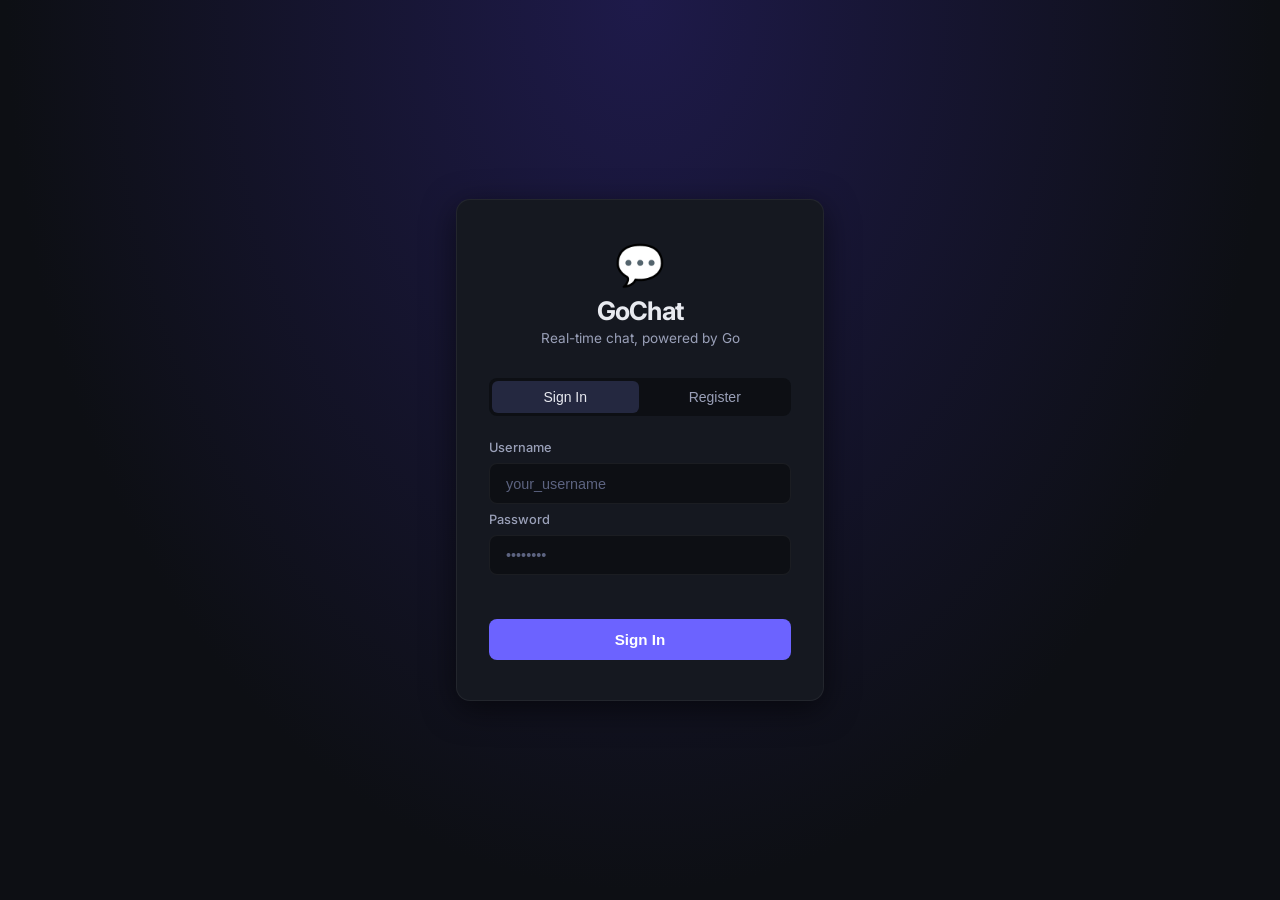
<file: web/index.html>
<!DOCTYPE html>
<html lang="en">
<head>
  <meta charset="UTF-8" />
  <meta name="viewport" content="width=device-width, initial-scale=1.0" />
  <title>GoChat — Sign In</title>
  <meta name="description" content="A real-time chat application built with Go, WebSocket, and PostgreSQL." />
  <link rel="preconnect" href="https://fonts.googleapis.com" />
  <link href="https://fonts.googleapis.com/css2?family=Inter:wght@300;400;500;600;700&display=swap" rel="stylesheet" />
  <link rel="stylesheet" href="/web/style.css" />
</head>
<body class="auth-page">

  <div class="auth-container">
    <div class="auth-card">
      <!-- Logo / Brand -->
      <div class="brand">
        <div class="brand-icon">💬</div>
        <h1 class="brand-name">GoChat</h1>
        <p class="brand-tagline">Real-time chat, powered by Go</p>
      </div>

      <!-- Tab switcher -->
      <div class="tab-switcher" role="tablist">
        <button class="tab active" id="tab-login" role="tab" onclick="switchTab('login')">Sign In</button>
        <button class="tab" id="tab-register" role="tab" onclick="switchTab('register')">Register</button>
      </div>

      <!-- Login form -->
      <form id="form-login" class="auth-form" onsubmit="handleLogin(event)">
        <div class="field-group" id="login-fields">
          <label class="field-label" for="login-username">Username</label>
          <input class="field-input" id="login-username" type="text"
                 placeholder="your_username" autocomplete="username" required />

          <label class="field-label" for="login-password">Password</label>
          <input class="field-input" id="login-password" type="password"
                 placeholder="••••••••" autocomplete="current-password" required />
        </div>
        <p class="auth-error" id="login-error"></p>
        <button class="btn-primary" type="submit" id="login-btn">
          <span class="btn-text">Sign In</span>
          <span class="btn-loader hidden">⟳</span>
        </button>
      </form>

      <!-- Register form -->
      <form id="form-register" class="auth-form hidden" onsubmit="handleRegister(event)">
        <div class="field-group">
          <label class="field-label" for="reg-username">Username</label>
          <input class="field-input" id="reg-username" type="text"
                 placeholder="choose a username" autocomplete="username" required minlength="3" maxlength="50" />

          <label class="field-label" for="reg-password">Password</label>
          <input class="field-input" id="reg-password" type="password"
                 placeholder="at least 6 characters" autocomplete="new-password" required minlength="6" />
        </div>
        <p class="auth-error" id="register-error"></p>
        <button class="btn-primary" type="submit" id="register-btn">
          <span class="btn-text">Create Account</span>
          <span class="btn-loader hidden">⟳</span>
        </button>
      </form>
    </div>
  </div>

  <script>
    // Redirect to chat if already logged in
    if (localStorage.getItem('token')) window.location.href = '/chat';

    function switchTab(tab) {
      document.getElementById('form-login').classList.toggle('hidden', tab !== 'login');
      document.getElementById('form-register').classList.toggle('hidden', tab !== 'register');
      document.getElementById('tab-login').classList.toggle('active', tab === 'login');
      document.getElementById('tab-register').classList.toggle('active', tab === 'register');
    }

    async function handleLogin(e) {
      e.preventDefault();
      await authRequest('/api/auth/login', {
        username: document.getElementById('login-username').value.trim(),
        password: document.getElementById('login-password').value,
      }, 'login');
    }

    async function handleRegister(e) {
      e.preventDefault();
      await authRequest('/api/auth/register', {
        username: document.getElementById('reg-username').value.trim(),
        password: document.getElementById('reg-password').value,
      }, 'register');
    }

    async function authRequest(url, body, type) {
      const errEl = document.getElementById(`${type}-error`);
      const btn = document.getElementById(`${type}-btn`);
      errEl.textContent = '';
      btn.disabled = true;

      try {
        const res = await fetch(url, {
          method: 'POST',
          headers: { 'Content-Type': 'application/json' },
          body: JSON.stringify(body),
        });
        const data = await res.json();
        if (!res.ok) throw new Error(data.error || 'Something went wrong');

        // Store auth data and navigate to the chat page
        localStorage.setItem('token', data.token);
        localStorage.setItem('userID', data.user_id);
        localStorage.setItem('username', data.username);
        window.location.href = '/chat';
      } catch (err) {
        errEl.textContent = err.message;
      } finally {
        btn.disabled = false;
      }
    }
  </script>
</body>
</html>
</file>
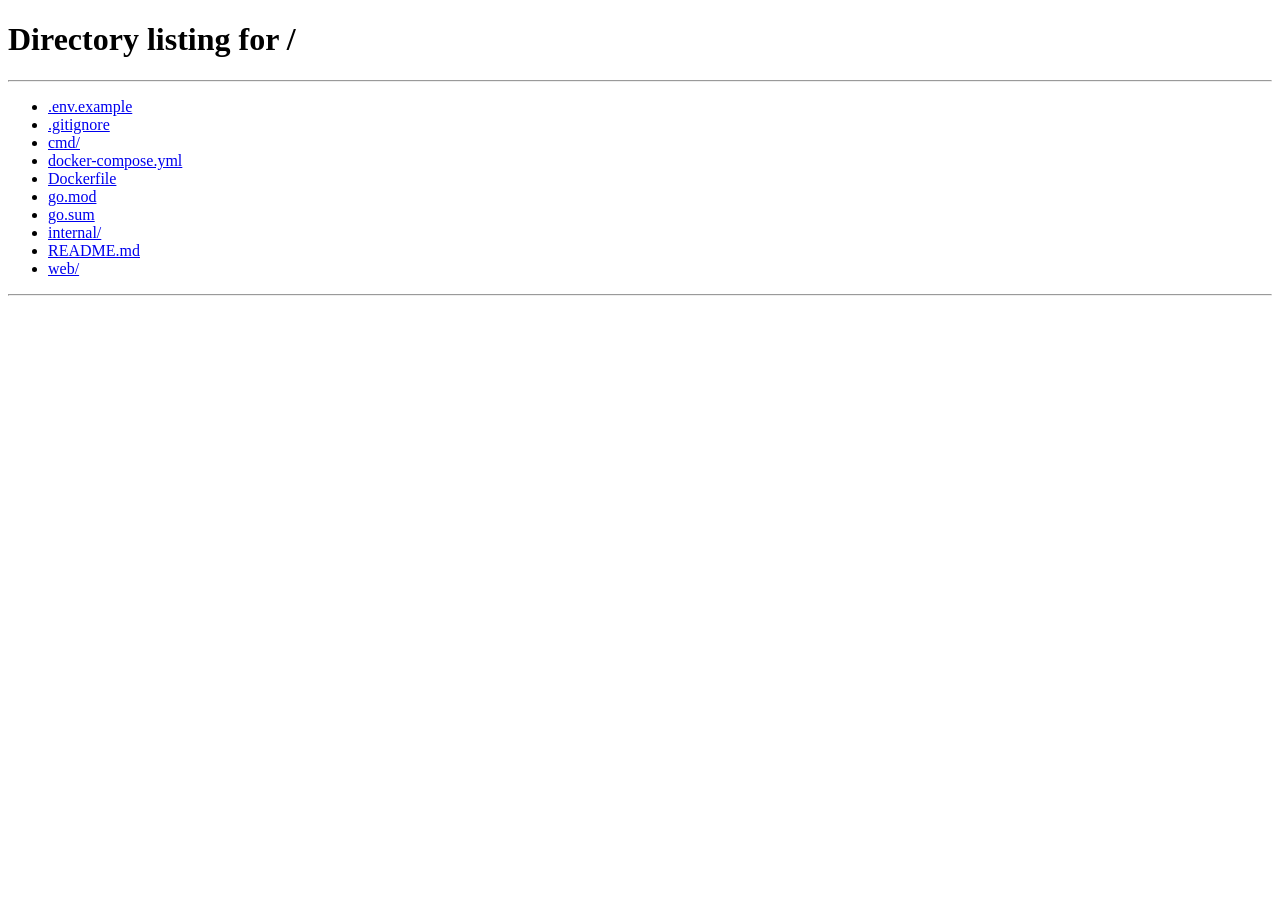
<file: web/chat.html>
<!DOCTYPE html>
<html lang="en">
<head>
  <meta charset="UTF-8" />
  <meta name="viewport" content="width=device-width, initial-scale=1.0" />
  <title>GoChat</title>
  <link rel="preconnect" href="https://fonts.googleapis.com" />
  <link href="https://fonts.googleapis.com/css2?family=Inter:wght@300;400;500;600;700&display=swap" rel="stylesheet" />
  <link rel="stylesheet" href="/web/style.css" />
</head>
<body class="chat-page">

  <!-- Sidebar: room list + user info -->
  <aside class="sidebar">
    <div class="sidebar-header">
      <span class="brand-icon-sm">💬</span>
      <span class="brand-name-sm">GoChat</span>
      <button class="btn-icon" id="logout-btn" title="Sign out" onclick="logout()">⎋</button>
    </div>

    <div class="user-info">
      <div class="avatar" id="user-avatar">?</div>
      <span class="username-display" id="username-display">…</span>
    </div>

    <div class="rooms-header">
      <span>Rooms</span>
      <button class="btn-new-room" id="new-room-btn" title="Create room" onclick="showNewRoomModal()">＋</button>
    </div>

    <ul class="room-list" id="room-list">
      <li class="room-list-placeholder">Loading rooms…</li>
    </ul>
  </aside>

  <!-- Main chat area -->
  <main class="chat-main">
    <!-- Top bar -->
    <header class="chat-header">
      <div>
        <h2 class="room-title" id="room-title">Select a room</h2>
        <span class="room-status" id="room-status">—</span>
      </div>
      <div class="conn-indicator" id="conn-indicator" title="Connection status"></div>
    </header>

    <!-- Messages -->
    <div class="messages-area" id="messages-area">
      <div class="messages-placeholder" id="messages-placeholder">
        <div class="placeholder-icon">💬</div>
        <p>Join a room to start chatting</p>
      </div>
    </div>

    <!-- Message input -->
    <footer class="message-input-bar" id="input-bar">
      <input class="message-input" id="message-input" type="text"
             placeholder="Type a message…" disabled
             onkeydown="handleInputKey(event)" maxlength="4000" />
      <button class="btn-send" id="send-btn" onclick="sendMessage()" disabled>
        ➤
      </button>
    </footer>
  </main>

  <!-- New room modal -->
  <div class="modal-overlay hidden" id="modal-overlay" onclick="closeModal()">
    <div class="modal" onclick="event.stopPropagation()">
      <h3 class="modal-title">Create Room</h3>
      <input class="field-input" id="new-room-name" type="text"
             placeholder="Room name" maxlength="100"
             onkeydown="if(event.key==='Enter') createRoom()" />
      <p class="auth-error" id="room-error"></p>
      <div class="modal-actions">
        <button class="btn-secondary" onclick="closeModal()">Cancel</button>
        <button class="btn-primary" onclick="createRoom()">Create</button>
      </div>
    </div>
  </div>

  <script src="/web/app.js"></script>
</body>
</html>
</file>
<file: web/style.css>
/* ── Reset & Base ───────────────────────────────────────────────────────── */
*, *::before, *::after { box-sizing: border-box; margin: 0; padding: 0; }

:root {
  --bg-0:       #0d0f14;
  --bg-1:       #151820;
  --bg-2:       #1c2030;
  --bg-3:       #242840;
  --accent:     #6c63ff;
  --accent-h:   #8b84ff;
  --accent-dim: rgba(108,99,255,.15);
  --text-1:     #e8eaf0;
  --text-2:     #9aa0b8;
  --text-3:     #5c6380;
  --danger:     #ff5a5a;
  --success:    #3ddc84;
  --border:     rgba(255,255,255,.06);
  --radius:     14px;
  --shadow:     0 8px 32px rgba(0,0,0,.55);
  font-family: 'Inter', system-ui, sans-serif;
  color: var(--text-1);
}

html, body { height: 100%; background: var(--bg-0); }

/* ── Auth page ──────────────────────────────────────────────────────────── */
.auth-page {
  display: flex;
  align-items: center;
  justify-content: center;
  min-height: 100vh;
  background: radial-gradient(ellipse at 50% 0%, #1e1a4a 0%, var(--bg-0) 70%);
}

.auth-container { width: 100%; max-width: 400px; padding: 1rem; }

.auth-card {
  background: var(--bg-1);
  border: 1px solid var(--border);
  border-radius: var(--radius);
  padding: 2.5rem 2rem;
  box-shadow: var(--shadow);
  animation: slideUp .4s cubic-bezier(.16,1,.3,1);
}

/* Brand */
.brand { text-align: center; margin-bottom: 2rem; }
.brand-icon { font-size: 2.5rem; margin-bottom: .4rem; }
.brand-name { font-size: 1.6rem; font-weight: 700; letter-spacing: -.03em; }
.brand-tagline { font-size: .85rem; color: var(--text-2); margin-top: .25rem; }

/* Tab switcher */
.tab-switcher {
  display: flex;
  background: var(--bg-0);
  border-radius: 8px;
  padding: 3px;
  margin-bottom: 1.5rem;
  gap: 3px;
}
.tab {
  flex: 1; border: none; background: transparent; color: var(--text-2);
  padding: .5rem; border-radius: 6px; font-size: .875rem; font-weight: 500;
  cursor: pointer; transition: all .2s;
}
.tab.active { background: var(--bg-3); color: var(--text-1); }
.tab:hover:not(.active) { color: var(--text-1); }

/* Form fields */
.auth-form { display: flex; flex-direction: column; gap: .2rem; }
.field-group { display: flex; flex-direction: column; gap: .5rem; margin-bottom: .75rem; }
.field-label { font-size: .8rem; font-weight: 500; color: var(--text-2); }
.field-input {
  background: var(--bg-0); border: 1px solid var(--border);
  border-radius: 8px; padding: .7rem 1rem; color: var(--text-1);
  font-size: .9rem; outline: none; transition: border-color .2s;
}
.field-input:focus { border-color: var(--accent); }
.field-input::placeholder { color: var(--text-3); }

.auth-error {
  font-size: .8rem; color: var(--danger); min-height: 1.2rem;
  margin-bottom: .4rem;
}

/* Buttons */
.btn-primary {
  width: 100%; padding: .75rem; border: none; border-radius: 8px;
  background: var(--accent); color: #fff; font-size: .95rem; font-weight: 600;
  cursor: pointer; transition: background .2s, transform .1s;
}
.btn-primary:hover { background: var(--accent-h); }
.btn-primary:active { transform: scale(.98); }
.btn-primary:disabled { opacity: .6; cursor: not-allowed; }

.btn-secondary {
  padding: .65rem 1.2rem; border: 1px solid var(--border); border-radius: 8px;
  background: transparent; color: var(--text-2); font-size: .9rem;
  cursor: pointer; transition: all .2s;
}
.btn-secondary:hover { border-color: var(--accent); color: var(--text-1); }

.hidden { display: none !important; }

/* ── Chat layout ────────────────────────────────────────────────────────── */
.chat-page {
  display: grid;
  grid-template-columns: 260px 1fr;
  height: 100vh;
  overflow: hidden;
}

/* ── Sidebar ────────────────────────────────────────────────────────────── */
.sidebar {
  background: var(--bg-1);
  border-right: 1px solid var(--border);
  display: flex;
  flex-direction: column;
  overflow: hidden;
}

.sidebar-header {
  display: flex; align-items: center; gap: .5rem;
  padding: 1rem; border-bottom: 1px solid var(--border);
}
.brand-icon-sm { font-size: 1.2rem; }
.brand-name-sm { font-weight: 700; flex: 1; }
.btn-icon {
  background: transparent; border: none; color: var(--text-2);
  font-size: 1.1rem; cursor: pointer; padding: .25rem .4rem;
  border-radius: 6px; transition: background .2s, color .2s;
}
.btn-icon:hover { background: var(--bg-3); color: var(--text-1); }

.user-info {
  display: flex; align-items: center; gap: .65rem;
  padding: .75rem 1rem; border-bottom: 1px solid var(--border);
}
.avatar {
  width: 32px; height: 32px; border-radius: 50%; background: var(--accent);
  display: grid; place-items: center; font-size: .85rem; font-weight: 700;
  text-transform: uppercase; flex-shrink: 0;
}
.username-display { font-size: .9rem; font-weight: 500; overflow: hidden; text-overflow: ellipsis; white-space: nowrap; }

.rooms-header {
  display: flex; align-items: center; justify-content: space-between;
  padding: .75rem 1rem .4rem;
  font-size: .75rem; font-weight: 600; color: var(--text-3); text-transform: uppercase; letter-spacing: .06em;
}
.btn-new-room {
  background: var(--accent-dim); border: none; color: var(--accent);
  width: 22px; height: 22px; border-radius: 5px; font-size: .95rem;
  cursor: pointer; display: grid; place-items: center;
  transition: background .2s;
}
.btn-new-room:hover { background: var(--accent); color: #fff; }

.room-list {
  flex: 1; overflow-y: auto; list-style: none; padding: .25rem .5rem;
  scrollbar-width: thin; scrollbar-color: var(--bg-3) transparent;
}
.room-item {
  padding: .55rem .75rem; border-radius: 8px; cursor: pointer;
  font-size: .9rem; color: var(--text-2); transition: background .15s, color .15s;
  white-space: nowrap; overflow: hidden; text-overflow: ellipsis;
}
.room-item:hover { background: var(--bg-2); color: var(--text-1); }
.room-item.active { background: var(--accent-dim); color: var(--accent-h); font-weight: 500; }
.room-list-placeholder { padding: .75rem; font-size: .85rem; color: var(--text-3); }

/* ── Chat Main ──────────────────────────────────────────────────────────── */
.chat-main {
  display: flex;
  flex-direction: column;
  height: 100vh;
  overflow: hidden;
  background: var(--bg-0);
}

.chat-header {
  display: flex; align-items: center; justify-content: space-between;
  padding: 1rem 1.5rem; border-bottom: 1px solid var(--border);
  background: var(--bg-1); flex-shrink: 0;
}
.room-title { font-size: 1rem; font-weight: 600; }
.room-status { font-size: .78rem; color: var(--text-3); }
.conn-indicator {
  width: 10px; height: 10px; border-radius: 50%;
  background: var(--text-3); transition: background .3s;
}
.conn-indicator.online { background: var(--success); box-shadow: 0 0 6px var(--success); }
.conn-indicator.offline { background: var(--danger); }

.messages-area {
  flex: 1; overflow-y: auto; padding: 1rem 1.5rem;
  display: flex; flex-direction: column; gap: .5rem;
  scrollbar-width: thin; scrollbar-color: var(--bg-3) transparent;
}
.messages-placeholder {
  flex: 1; display: flex; flex-direction: column;
  align-items: center; justify-content: center; gap: .75rem;
  color: var(--text-3); font-size: .9rem;
}
.placeholder-icon { font-size: 3rem; }

/* Message bubbles */
.msg { display: flex; flex-direction: column; max-width: 68%; animation: fadePop .2s ease; }
.msg.own { align-self: flex-end; align-items: flex-end; }
.msg.other { align-self: flex-start; align-items: flex-start; }

.msg-meta { font-size: .72rem; color: var(--text-3); margin-bottom: .2rem; padding: 0 .35rem; }

.msg-bubble {
  padding: .6rem .9rem; border-radius: 14px;
  line-height: 1.5; font-size: .9rem; word-break: break-word;
}
.msg.own .msg-bubble {
  background: var(--accent); color: #fff;
  border-bottom-right-radius: 4px;
}
.msg.other .msg-bubble {
  background: var(--bg-2); color: var(--text-1);
  border-bottom-left-radius: 4px;
}

/* Message input bar */
.message-input-bar {
  display: flex; gap: .6rem; padding: .85rem 1.25rem;
  border-top: 1px solid var(--border); background: var(--bg-1); flex-shrink: 0;
}
.message-input {
  flex: 1; background: var(--bg-0); border: 1px solid var(--border);
  border-radius: 10px; padding: .65rem 1rem; color: var(--text-1);
  font-size: .92rem; outline: none; transition: border-color .2s;
}
.message-input:focus { border-color: var(--accent); }
.message-input:disabled { opacity: .5; cursor: not-allowed; }
.btn-send {
  width: 42px; height: 42px; border: none; border-radius: 10px;
  background: var(--accent); color: #fff; font-size: 1rem;
  cursor: pointer; transition: background .2s, transform .1s; flex-shrink: 0;
}
.btn-send:hover { background: var(--accent-h); }
.btn-send:active { transform: scale(.93); }
.btn-send:disabled { opacity: .4; cursor: not-allowed; }

/* ── Modal ──────────────────────────────────────────────────────────────── */
.modal-overlay {
  position: fixed; inset: 0; background: rgba(0,0,0,.55);
  display: flex; align-items: center; justify-content: center;
  z-index: 100; backdrop-filter: blur(4px);
}
.modal {
  background: var(--bg-1); border: 1px solid var(--border);
  border-radius: var(--radius); padding: 2rem; width: 360px;
  box-shadow: var(--shadow); animation: slideUp .25s cubic-bezier(.16,1,.3,1);
  display: flex; flex-direction: column; gap: .75rem;
}
.modal-title { font-size: 1rem; font-weight: 600; }
.modal-actions { display: flex; gap: .5rem; justify-content: flex-end; }

/* ── Animations ─────────────────────────────────────────────────────────── */
@keyframes slideUp {
  from { opacity:0; transform:translateY(18px); }
  to   { opacity:1; transform:translateY(0); }
}
@keyframes fadePop {
  from { opacity:0; transform:scale(.96); }
  to   { opacity:1; transform:scale(1); }
}

/* ── Scrollbar ──────────────────────────────────────────────────────────── */
::-webkit-scrollbar { width: 5px; }
::-webkit-scrollbar-track { background: transparent; }
::-webkit-scrollbar-thumb { background: var(--bg-3); border-radius: 99px; }
</file>
